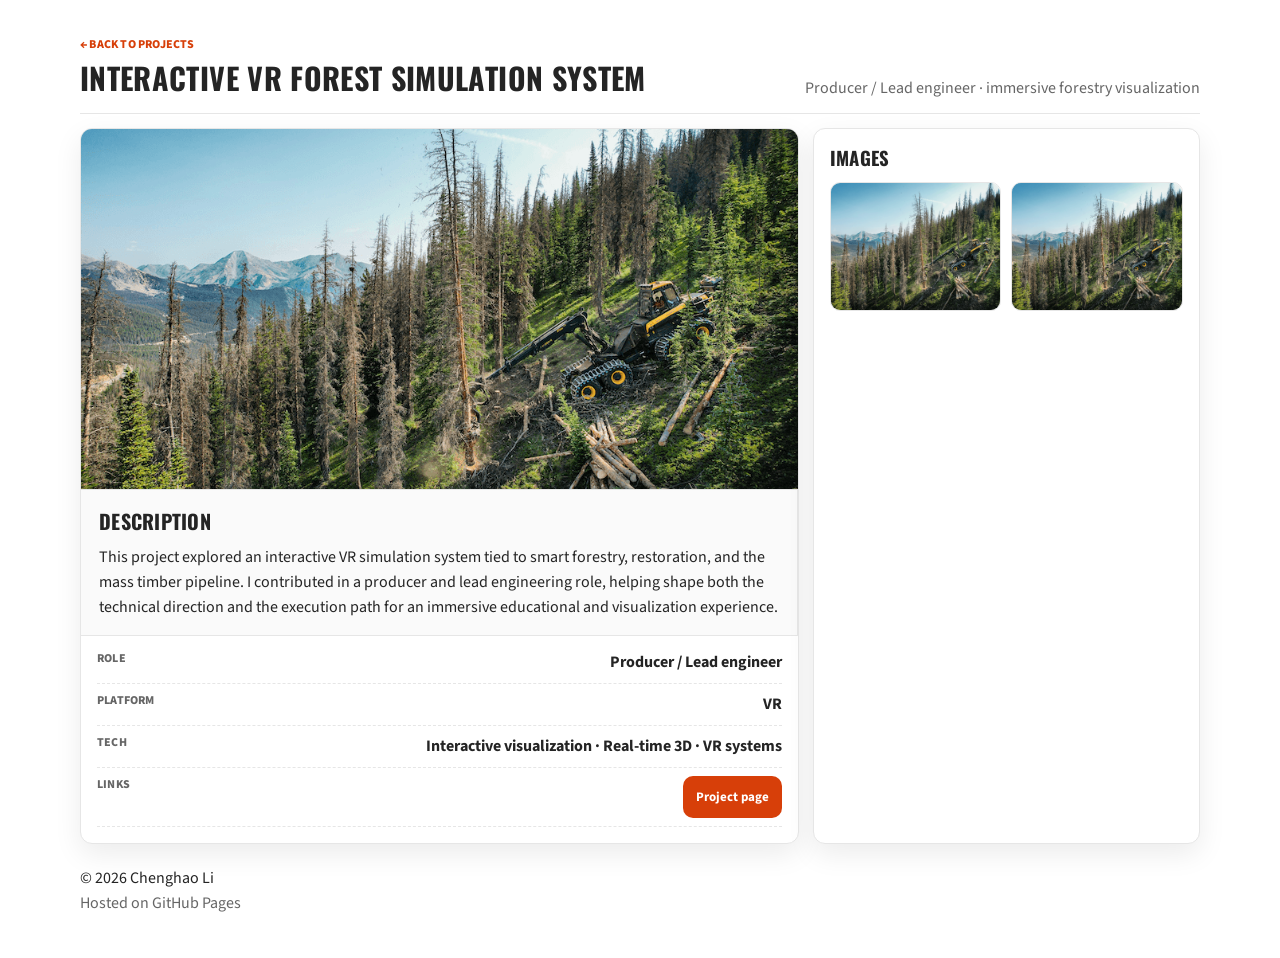
<file: projects/forest.html>
<!doctype html>
<html lang="en">
<head>
  <meta charset="utf-8" />
  <meta name="viewport" content="width=device-width, initial-scale=1" />
  <title>Interactive VR forest simulation system — Chenghao Li</title>
  <meta name="description" content="Interactive VR forest simulation system project details." />
  <link rel="preconnect" href="https://fonts.googleapis.com">
  <link rel="preconnect" href="https://fonts.gstatic.com" crossorigin>
  <link href="https://fonts.googleapis.com/css2?family=Oswald:wght@400;600&family=Source+Sans+3:wght@400;600;700&display=swap" rel="stylesheet">
  <link rel="stylesheet" href="../styles.css" />
</head>
<body>
<main class="container detail">
    <div class="breadcrumbs"><a href="../index.html#projects">← Back to Projects</a></div>
    <div class="detail__head"><h1 class="detail__title">Interactive VR forest simulation system</h1><p class="detail__sub muted">Producer / Lead engineer · immersive forestry visualization</p></div>
    <div class="detail__grid">
      <section class="panel mediaBox">
        <img src="../assets/Forested1.png" alt="Interactive VR forest simulation system hero image" />
        <div class="textBlock textBlock--underMedia"><h4>Description</h4><p>This project explored an interactive VR simulation system tied to smart forestry, restoration, and the mass timber pipeline. I contributed in a producer and lead engineering role, helping shape both the technical direction and the execution path for an immersive educational and visualization experience.</p></div>
        <div class="panel__body">
          <div class="kv">
            <div class="row"><span class="key">Role</span><span class="val">Producer / Lead engineer</span></div>
            <div class="row"><span class="key">Platform</span><span class="val">VR</span></div>
            <div class="row"><span class="key">Tech</span><span class="val">Interactive visualization · Real-time 3D · VR systems</span></div>
            <div class="row"><span class="key">Links</span><span class="val"><span class="detailLinks"><a class="btn btn--primary btn--sm" href="https://www.masstimbercoalition.org/projects/smart-forestry-paving-the-way-from-forest-restoration-to-mass-timber" target="_blank" rel="noreferrer">Project page</a></span></span></div>
          </div>
          
        </div>
      </section>
      <aside class="panel"><div class="panel__body"><h3 style="margin:0 0 10px; font-family: var(--font-head); text-transform: uppercase; letter-spacing: .25px;">Images</h3><div class="gallery"><img src="../assets/Forested1.png" alt="Interactive VR forest simulation system image 1" /><img src="../assets/Forested1.png" alt="Interactive VR forest simulation system image 2" /></div></div></aside>
    </div>
    <footer class="footer" style="margin-top:22px;"><div>© <span id="year"></span> Chenghao Li</div><div class="muted">Hosted on GitHub Pages</div></footer>
  </main>
  <div id="toast" class="toast" aria-live="polite" aria-atomic="true"></div>
  <script src="../main.js"></script>
</body>
</html>
</file>
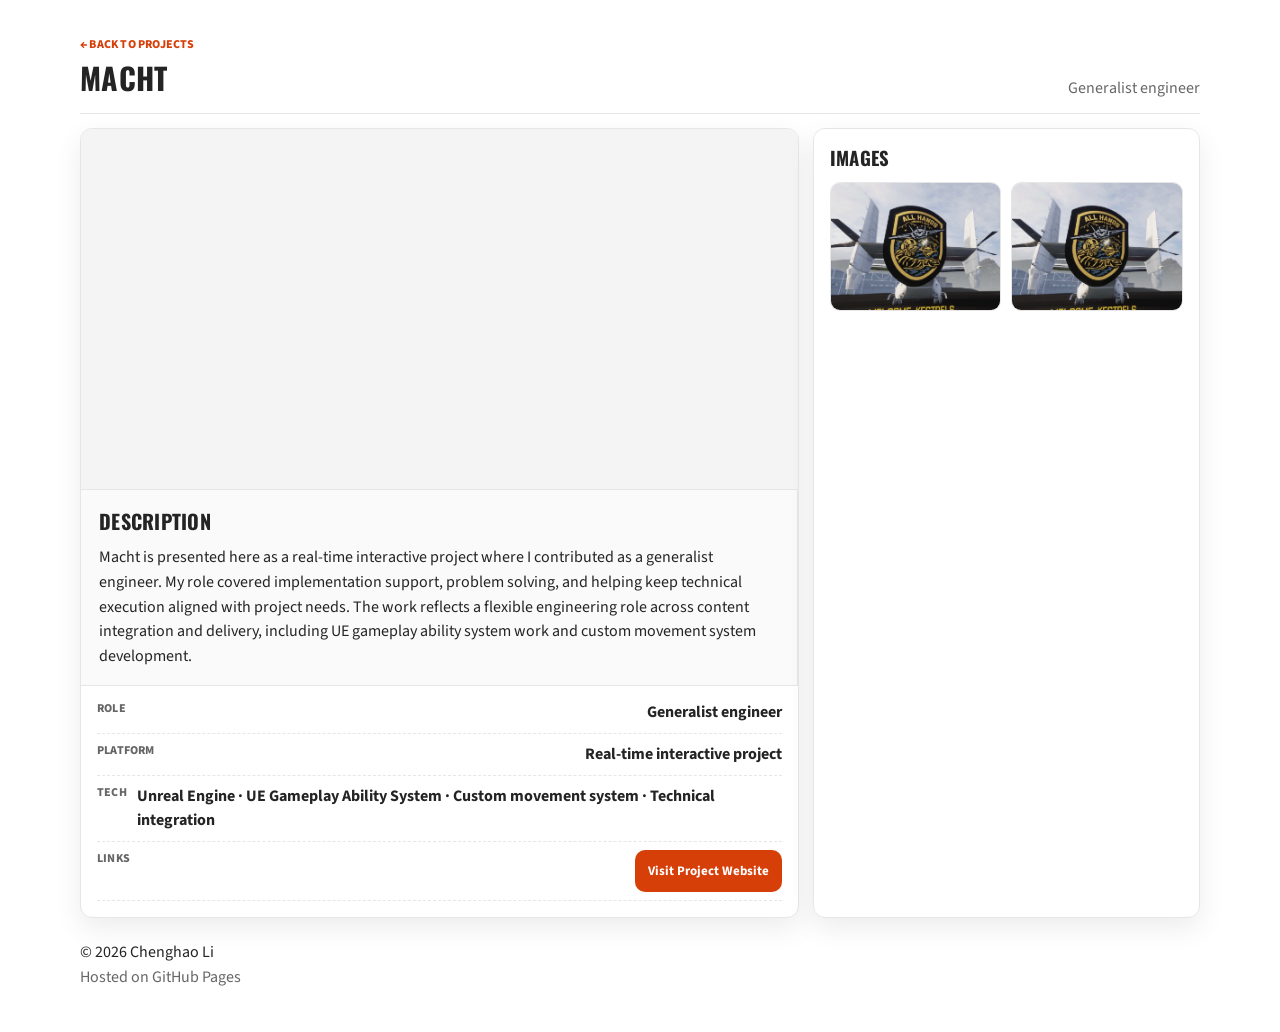
<file: projects/macht.html>
<!doctype html>
<html lang="en">
<head>
  <meta charset="utf-8" />
  <meta name="viewport" content="width=device-width, initial-scale=1" />
  <title>Macht — Chenghao Li</title>
  <meta name="description" content="Macht project details." />
  <link rel="preconnect" href="https://fonts.googleapis.com">
  <link rel="preconnect" href="https://fonts.gstatic.com" crossorigin>
  <link href="https://fonts.googleapis.com/css2?family=Oswald:wght@400;600&family=Source+Sans+3:wght@400;600;700&display=swap" rel="stylesheet">
  <link rel="stylesheet" href="../styles.css" />
</head>
<body>
<main class="container detail">
    <div class="breadcrumbs"><a href="../index.html#projects">← Back to Projects</a></div>
    <div class="detail__head"><h1 class="detail__title">Macht</h1><p class="detail__sub muted">Generalist engineer</p></div>
    <div class="detail__grid">
      <section class="panel mediaBox">
        <iframe src="https://www.youtube.com/embed/a3f8eoB9dbw" title="Macht video" loading="lazy" allow="accelerometer; autoplay; clipboard-write; encrypted-media; gyroscope; picture-in-picture; web-share" allowfullscreen></iframe>
        <div class="textBlock textBlock--underMedia"><h4>Description</h4><p>Macht is presented here as a real-time interactive project where I contributed as a generalist engineer. My role covered implementation support, problem solving, and helping keep technical execution aligned with project needs. The work reflects a flexible engineering role across content integration and delivery, including UE gameplay ability system work and custom movement system development.</p></div>
        <div class="panel__body">
          <div class="kv">
            <div class="row"><span class="key">Role</span><span class="val">Generalist engineer</span></div>
            <div class="row"><span class="key">Platform</span><span class="val">Real-time interactive project</span></div>
            <div class="row"><span class="key">Tech</span><span class="val">Unreal Engine · UE Gameplay Ability System · Custom movement system · Technical integration</span></div>
            <div class="row"><span class="key">Links</span><span class="val"><span class="detailLinks"><a class="btn btn--primary btn--sm" href="https://playmacht.com/" target="_blank" rel="noreferrer">Visit Project Website</a></span></span></div>
          </div>
          
        </div>
      </section>
      <aside class="panel"><div class="panel__body"><h3 style="margin:0 0 10px; font-family: var(--font-head); text-transform: uppercase; letter-spacing: .25px;">Images</h3><div class="gallery"><img src="../assets/All_hands2.png" alt="Macht placeholder image 1" /><img src="../assets/All_hands2.png" alt="Macht placeholder image 2" /></div></div></aside>
    </div>
    <footer class="footer" style="margin-top:22px;"><div>© <span id="year"></span> Chenghao Li</div><div class="muted">Hosted on GitHub Pages</div></footer>
  </main>
  <div id="toast" class="toast" aria-live="polite" aria-atomic="true"></div>
  <script src="../main.js"></script>
</body>
</html>
</file>
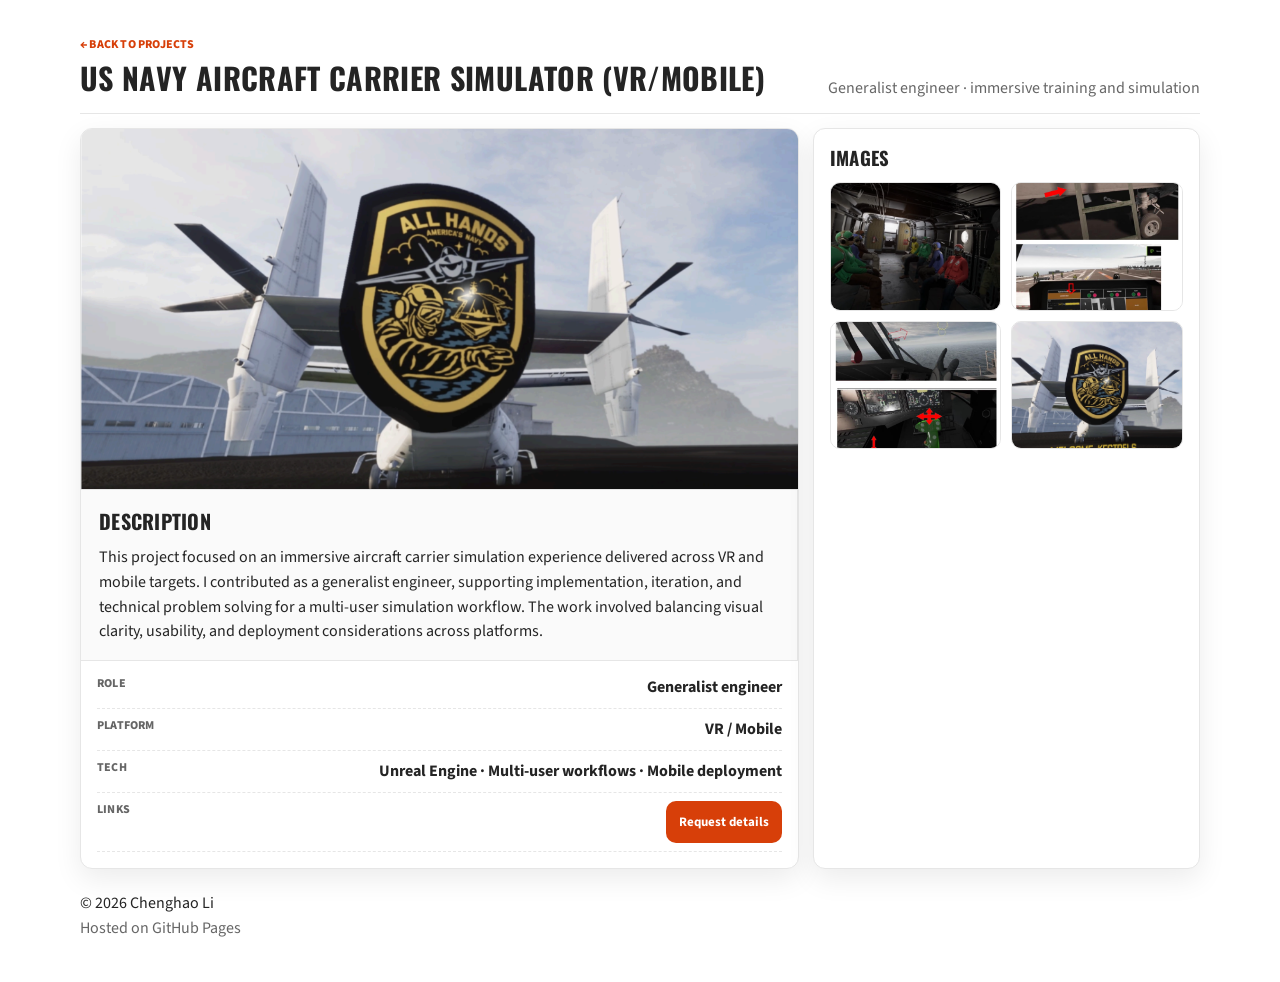
<file: projects/navy.html>
<!doctype html>
<html lang="en">
<head>
  <meta charset="utf-8" />
  <meta name="viewport" content="width=device-width, initial-scale=1" />
  <title>US Navy Aircraft Carrier simulator (VR/mobile) — Chenghao Li</title>
  <meta name="description" content="US Navy Aircraft Carrier simulator project details." />
  <link rel="preconnect" href="https://fonts.googleapis.com">
  <link rel="preconnect" href="https://fonts.gstatic.com" crossorigin>
  <link href="https://fonts.googleapis.com/css2?family=Oswald:wght@400;600&family=Source+Sans+3:wght@400;600;700&display=swap" rel="stylesheet">
  <link rel="stylesheet" href="../styles.css" />
</head>
<body>
<main class="container detail">
    <div class="breadcrumbs"><a href="../index.html#projects">← Back to Projects</a></div>
    <div class="detail__head"><h1 class="detail__title">US Navy Aircraft Carrier simulator (VR/mobile)</h1><p class="detail__sub muted">Generalist engineer · immersive training and simulation</p></div>
    <div class="detail__grid">
      <section class="panel mediaBox">
        <img src="../assets/All_hands2.png" alt="US Navy Aircraft Carrier simulator cover image" />
        <div class="textBlock textBlock--underMedia"><h4>Description</h4><p>This project focused on an immersive aircraft carrier simulation experience delivered across VR and mobile targets. I contributed as a generalist engineer, supporting implementation, iteration, and technical problem solving for a multi-user simulation workflow. The work involved balancing visual clarity, usability, and deployment considerations across platforms.</p></div>
        <div class="panel__body">
          <div class="kv">
            <div class="row"><span class="key">Role</span><span class="val">Generalist engineer</span></div>
            <div class="row"><span class="key">Platform</span><span class="val">VR / Mobile</span></div>
            <div class="row"><span class="key">Tech</span><span class="val">Unreal Engine · Multi-user workflows · Mobile deployment</span></div>
            <div class="row"><span class="key">Links</span><span class="val"><span class="detailLinks"><a class="btn btn--primary btn--sm" href="../index.html#contact">Request details</a></span></span></div>
          </div>
          
        </div>
      </section>
      <aside class="panel"><div class="panel__body"><h3 style="margin:0 0 10px; font-family: var(--font-head); text-transform: uppercase; letter-spacing: .25px;">Images</h3><div class="gallery"><img src="../assets/All_hands1.png" alt="US Navy Aircraft Carrier simulator image 1" /><img src="../assets/All_hands3.png" alt="US Navy Aircraft Carrier simulator image 2" class="is-vertical" /><img src="../assets/All_hands4.png" alt="US Navy Aircraft Carrier simulator image 3" class="is-vertical" /><img src="../assets/All_hands2.png" alt="US Navy Aircraft Carrier simulator image 4" /></div></div></aside>
    </div>
    <footer class="footer" style="margin-top:22px;"><div>© <span id="year"></span> Chenghao Li</div><div class="muted">Hosted on GitHub Pages</div></footer>
  </main>
  <div id="toast" class="toast" aria-live="polite" aria-atomic="true"></div>
  <script src="../main.js"></script>
</body>
</html>
</file>
<file: styles.css>
:root{
  --orange:#d73f09;
  --black:#161616;
  --text:#242424;
  --muted:#666;
  --border:#e6e6e6;
  --white:#fff;
  --surface:#f7f7f7;
  --shadow:0 10px 28px rgba(0,0,0,.08);
  --radius:16px;
  --font-body:"Source Sans 3", system-ui, -apple-system, Segoe UI, Roboto, Arial, sans-serif;
  --font-head:"Oswald", system-ui, -apple-system, Segoe UI, Roboto, Arial, sans-serif;
}

*{box-sizing:border-box}
html,body{height:100%}
body{
  margin:0;
  font-family:var(--font-body);
  color:var(--text);
  background:var(--white);
  line-height:1.55;
}

a{color:inherit;text-decoration:none}
a:hover{text-decoration:underline;text-decoration-color:rgba(0,0,0,.35)}
img,iframe,video{display:block;max-width:100%}

.container{max-width:1120px;margin:0 auto;padding:0 18px}
.muted{color:var(--muted)}

.siteHeader{
  position:sticky;
  top:0;
  z-index:20;
  background:rgba(255,255,255,.95);
  backdrop-filter:blur(10px);
  border-bottom:1px solid var(--border);
}
.siteHeader__inner{
  display:flex;
  align-items:center;
  justify-content:space-between;
  gap:16px;
  padding:14px 0;
}
.siteHeader__brand h1{
  margin:0;
  font-family:var(--font-head);
  font-size:28px;
  line-height:1;
  letter-spacing:.4px;
  text-transform:uppercase;
}
.siteHeader__brand p{margin:4px 0 0;font-size:13px;color:var(--muted)}
.siteNav{display:flex;flex-wrap:wrap;gap:14px}
.siteNav a{font-weight:700;font-size:14px;padding:8px 10px;border-radius:999px}
.siteNav a:hover{text-decoration:none;background:#f1f1f1}

.hero{position:relative;min-height:360px}
.hero__bg{position:absolute;inset:0;background:url("assets/hero.jpg") center/cover no-repeat}
.hero__shade{position:absolute;inset:0;background:linear-gradient(90deg, rgba(0,0,0,.70) 0%, rgba(0,0,0,.46) 55%, rgba(0,0,0,.20) 100%)}
.hero__inner{position:relative;padding:54px 18px}
.hero__content{max-width:780px;color:var(--white)}
.hero__actions{display:flex;flex-wrap:wrap;gap:10px}
.hero__meta--compact{
  display:inline-flex;
  margin-top:14px;
  background:rgba(22,22,22,.58);
  border:1px solid rgba(255,255,255,.18);
  border-radius:14px;
  padding:10px 14px;
  width:fit-content;
  max-width:100%;
}
.hero__skillsWrap{margin-top:18px}
.hero__skillsTitle{
  margin:0 0 12px;
  font-family:var(--font-head);
  font-size:30px;
  line-height:1;
  text-transform:uppercase;
  letter-spacing:.4px;
}
.hero__skills{display:flex;flex-wrap:wrap;gap:10px;max-width:800px}
.hero__skill{
  display:inline-flex;
  align-items:center;
  min-height:40px;
  padding:9px 16px;
  border-radius:999px;
  background:rgba(255,255,255,.14);
  border:1px solid rgba(255,255,255,.28);
  color:var(--white);
  font-weight:700;
  font-size:15px;
  backdrop-filter:blur(2px);
}

.btn{
  display:inline-flex;align-items:center;justify-content:center;
  padding:12px 14px;border-radius:10px;border:1px solid transparent;
  font-weight:700;font-size:14px;cursor:pointer;text-decoration:none!important;
}
.btn--sm{padding:10px 12px;font-size:13px}
.btn--primary{background:var(--orange);color:var(--white)}
.btn--primary:hover{background:#c73707}
.btn--ghost{background:rgba(255,255,255,.12);border-color:rgba(255,255,255,.35);color:var(--white)}
.btn--ghost:hover{background:rgba(255,255,255,.18)}

.section{padding:30px 0 0}
.section--bottom{padding-bottom:44px}
.section__head{display:flex;align-items:end;justify-content:space-between;gap:12px;flex-wrap:wrap}
.section__title{
  margin:0;
  font-family:var(--font-head);
  text-transform:uppercase;
  letter-spacing:.35px;
  font-size:22px;
  border-left:6px solid var(--orange);
  padding-left:12px;
}
.input{
  width:260px;max-width:100%;padding:10px 12px;border-radius:10px;
  border:1px solid var(--border);outline:none;
}
.input:focus{border-color:rgba(215,63,9,.55);box-shadow:0 0 0 3px rgba(215,63,9,.12)}

.projectGroup{margin-top:24px}
.projectGroup__head{margin-bottom:12px}
.projectGroup__title{
  margin:0;
  font-family:var(--font-head);
  font-size:28px;
  line-height:1;
  text-transform:uppercase;
  letter-spacing:.35px;
}
.projectGroup__desc{margin:6px 0 0;color:var(--muted)}

.cards{display:grid;gap:16px}
.cards--projects{grid-template-columns:repeat(2,minmax(0,1fr))}
.cards--cg{grid-template-columns:repeat(3,minmax(0,1fr))}

.card{
  border:1px solid var(--border);
  border-radius:var(--radius);
  overflow:hidden;
  background:var(--white);
  box-shadow:var(--shadow);
}
.card__media{
  position:relative;
  aspect-ratio:16/9;
  background:#ececec;
  overflow:hidden;
}
.card__media iframe,
.card__media video,
.card__media img{
  width:100%;
  height:100%;
  border:0;
  object-fit:cover;
}
.card__body{padding:16px 16px 18px}
.card h3{margin:0 0 6px;font-family:var(--font-head);text-transform:uppercase;letter-spacing:.25px;font-size:24px;line-height:1.05}
.card ul{margin:10px 0 0;padding-left:18px}
.card li{margin:6px 0}
.card__links{margin-top:12px;display:flex;gap:14px;flex-wrap:wrap}
.link{color:var(--orange);font-weight:800;text-transform:uppercase;letter-spacing:.2px;font-size:12px}
.link:hover{text-decoration:underline}
.card__cta{margin-top:14px}

.project--featured{
  grid-column:1 / -1;
  display:grid;
  grid-template-columns:minmax(0,1.2fr) minmax(0,.95fr);
}
.project--featured .card__media{aspect-ratio:auto;min-height:320px;height:100%}
.project--featured .card__body{display:flex;flex-direction:column;justify-content:center}

.project--simulation .card__media img{object-fit:cover}

.cgCard{transition:transform .16s ease, box-shadow .16s ease;text-decoration:none}
.cgCard:hover{transform:translateY(-3px);box-shadow:0 14px 30px rgba(0,0,0,.11);text-decoration:none}
.cgCard .card__media{aspect-ratio:16/10}
.cgCard h3{font-size:18px}
.cgCard--featured{
  grid-column:1 / -1;
  display:grid;
  grid-template-columns:minmax(0,1.25fr) minmax(0,.75fr);
}
.cgCard--featured .card__media{
  aspect-ratio:auto;
  min-height:260px;
}
.cgCard--featured .card__body{
  display:flex;
  flex-direction:column;
  justify-content:center;
}
.videoCard__media{background:#000}
.videoCard__video{
  width:100%;
  height:100%;
  border:0;
  object-fit:cover;
  cursor:pointer;
}

.edu{
  margin-top:12px;
  padding:16px;
  border:1px solid var(--border);
  border-left:6px solid var(--orange);
  border-radius:12px;
  background:#fbfbfb;
}
.edu h3{margin:0 0 6px;font-family:var(--font-head);text-transform:uppercase}

/* Detail pages */
.breadcrumbs{padding:16px 0 0;font-size:13px}
.breadcrumbs a{color:var(--orange);font-weight:800;text-transform:uppercase;letter-spacing:.2px;font-size:12px}
.detail{padding:18px 0 42px}
.detail__head{
  display:flex;align-items:baseline;justify-content:space-between;gap:12px;flex-wrap:wrap;
  border-bottom:1px solid var(--border);padding-bottom:12px;
}
.detail__title{margin:0;font-family:var(--font-head);text-transform:uppercase;letter-spacing:.35px;font-size:30px}
.detail__sub{margin:6px 0 0}
.detail__grid{margin-top:14px;display:grid;grid-template-columns:1.3fr .7fr;gap:14px}
.panel{border:1px solid var(--border);border-radius:12px;background:#fff;box-shadow:var(--shadow);overflow:hidden}
.panel__body{padding:14px 16px 16px}
.mediaBox{background:#f4f4f4}
.mediaBox iframe,.mediaBox video,.mediaBox img{width:100%;height:100%;min-height:340px;border:0;object-fit:cover;background:#f4f4f4}
.gallery{display:grid;grid-template-columns:1fr 1fr;gap:10px}
.gallery img{width:100%;aspect-ratio:4/3;object-fit:cover;border:1px solid var(--border);border-radius:10px;background:#f4f4f4}
.gallery .gallery__vertical{aspect-ratio:3/4;object-fit:contain;background:#fafafa}
.kv{display:grid;gap:8px}
.kv .row{display:flex;justify-content:space-between;gap:10px;border-bottom:1px dashed var(--border);padding-bottom:8px}
.kv .key{font-weight:800;text-transform:uppercase;font-size:12px;letter-spacing:.2px;color:var(--muted)}
.kv .val{font-weight:700}
.textBlock{margin-top:14px;border:1px solid var(--border);border-left:6px solid var(--orange);border-radius:12px;background:#fbfbfb;padding:14px 16px}
.textBlock h4{margin:0 0 6px;font-family:var(--font-head);text-transform:uppercase;letter-spacing:.25px;font-size:22px}
.textBlock p,.textBlock ul{margin:8px 0 0}
.textBlock ul{padding-left:18px}
.textBlock .link,
.panel .link{font-size:14px}

@media (max-width: 920px){
  .cards--projects,
  .cards--cg,
  .detail__grid{grid-template-columns:1fr}
  .project--featured{grid-template-columns:1fr}
  .project--featured .card__media{min-height:240px}
  .cgCard--featured{grid-template-columns:1fr}
}

@media (max-width: 620px){
  .siteHeader__inner{align-items:flex-start;flex-direction:column}
  .siteNav{gap:8px}
  .hero{min-height:320px}
  .hero__inner{padding:44px 18px}
  .hero__skillsTitle{font-size:24px}
  .hero__skill{font-size:14px;min-height:36px;padding:8px 14px}
  .projectGroup__title{font-size:24px}
  .card h3{font-size:20px}
}


/* Detail page cleanup */
.detail__head{align-items:flex-end}
.detail__head > h1, .detail__head > p{margin:0}
.mediaBox{background:#fff}
.mediaBox iframe,.mediaBox video,.mediaBox img{display:block;width:100%;min-height:360px;height:360px}
.textBlock--underMedia{margin:0;border-radius:0;border-left:0;border-top:1px solid var(--border);background:#fafafa;padding:16px 18px}
.textBlock--underMedia h4{font-size:20px}
@media (max-width: 920px){.mediaBox iframe,.mediaBox video,.mediaBox img{height:300px;min-height:300px}}
</file>
